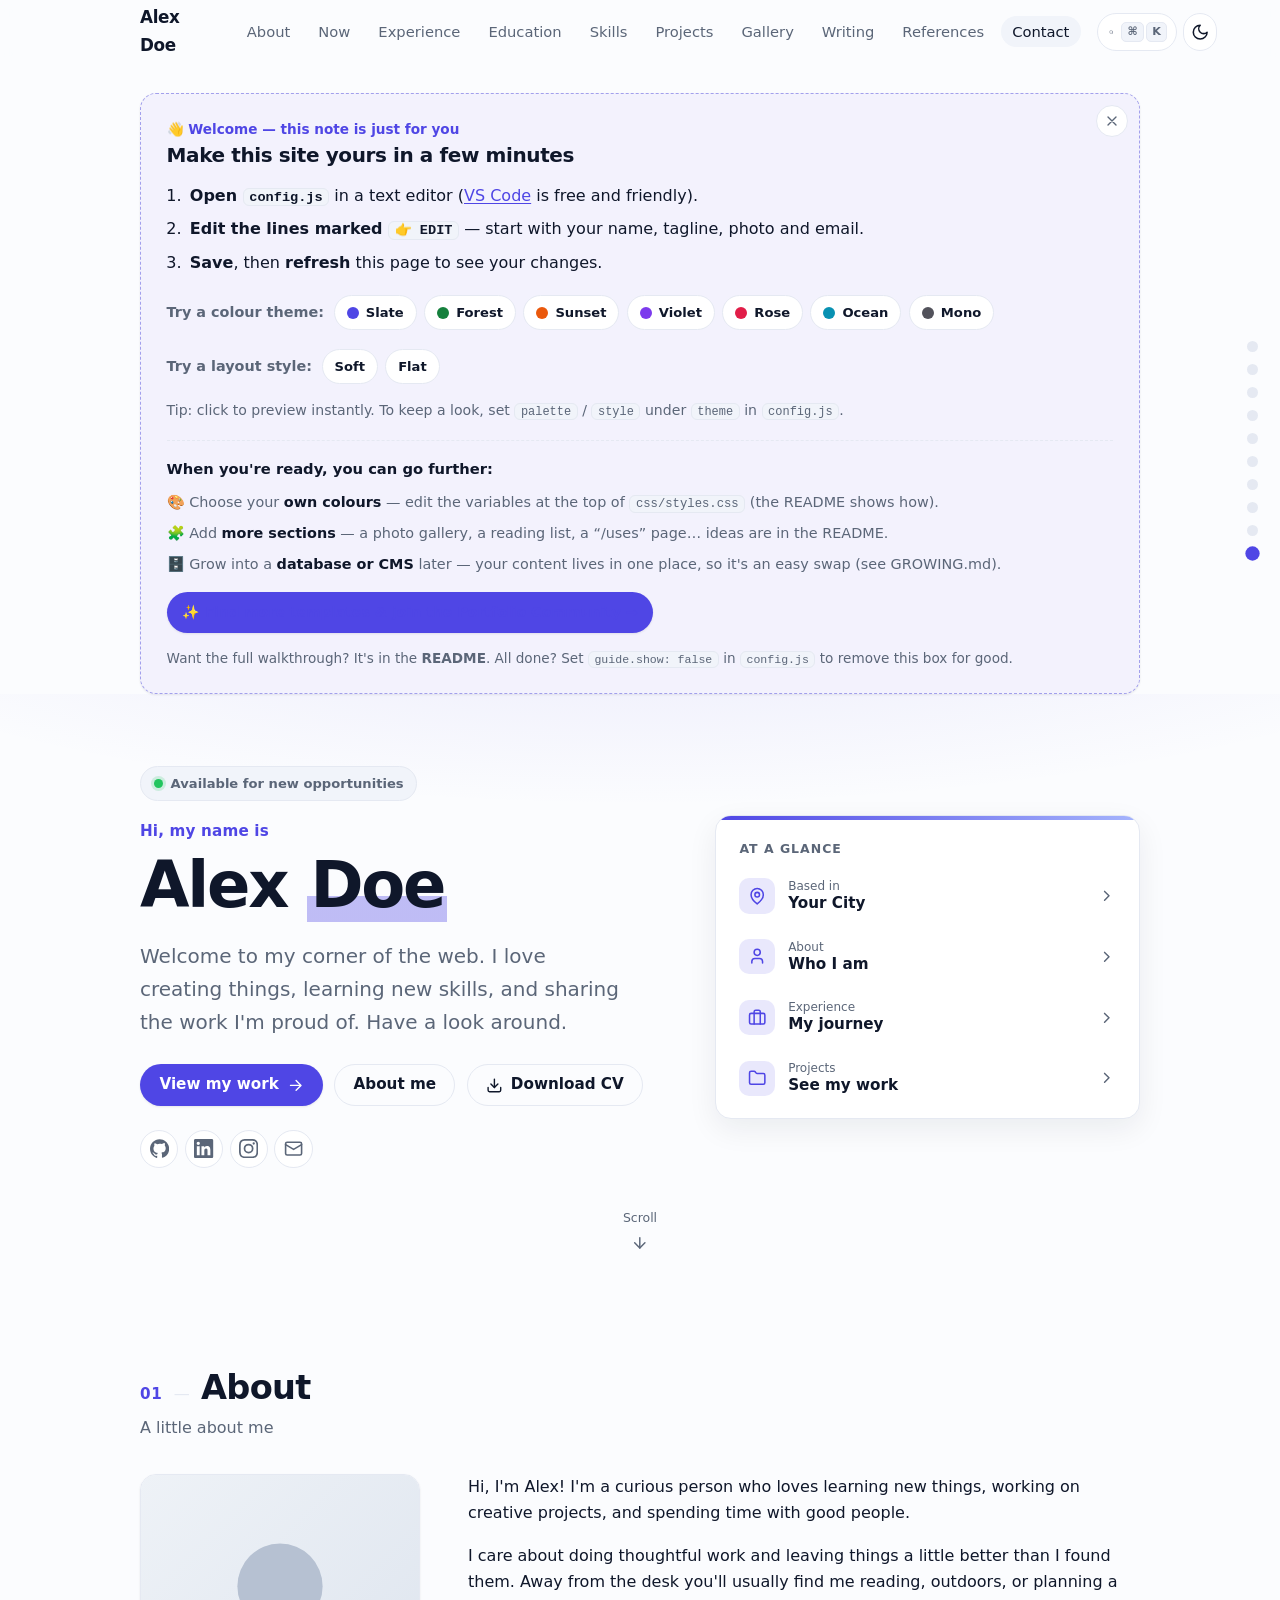
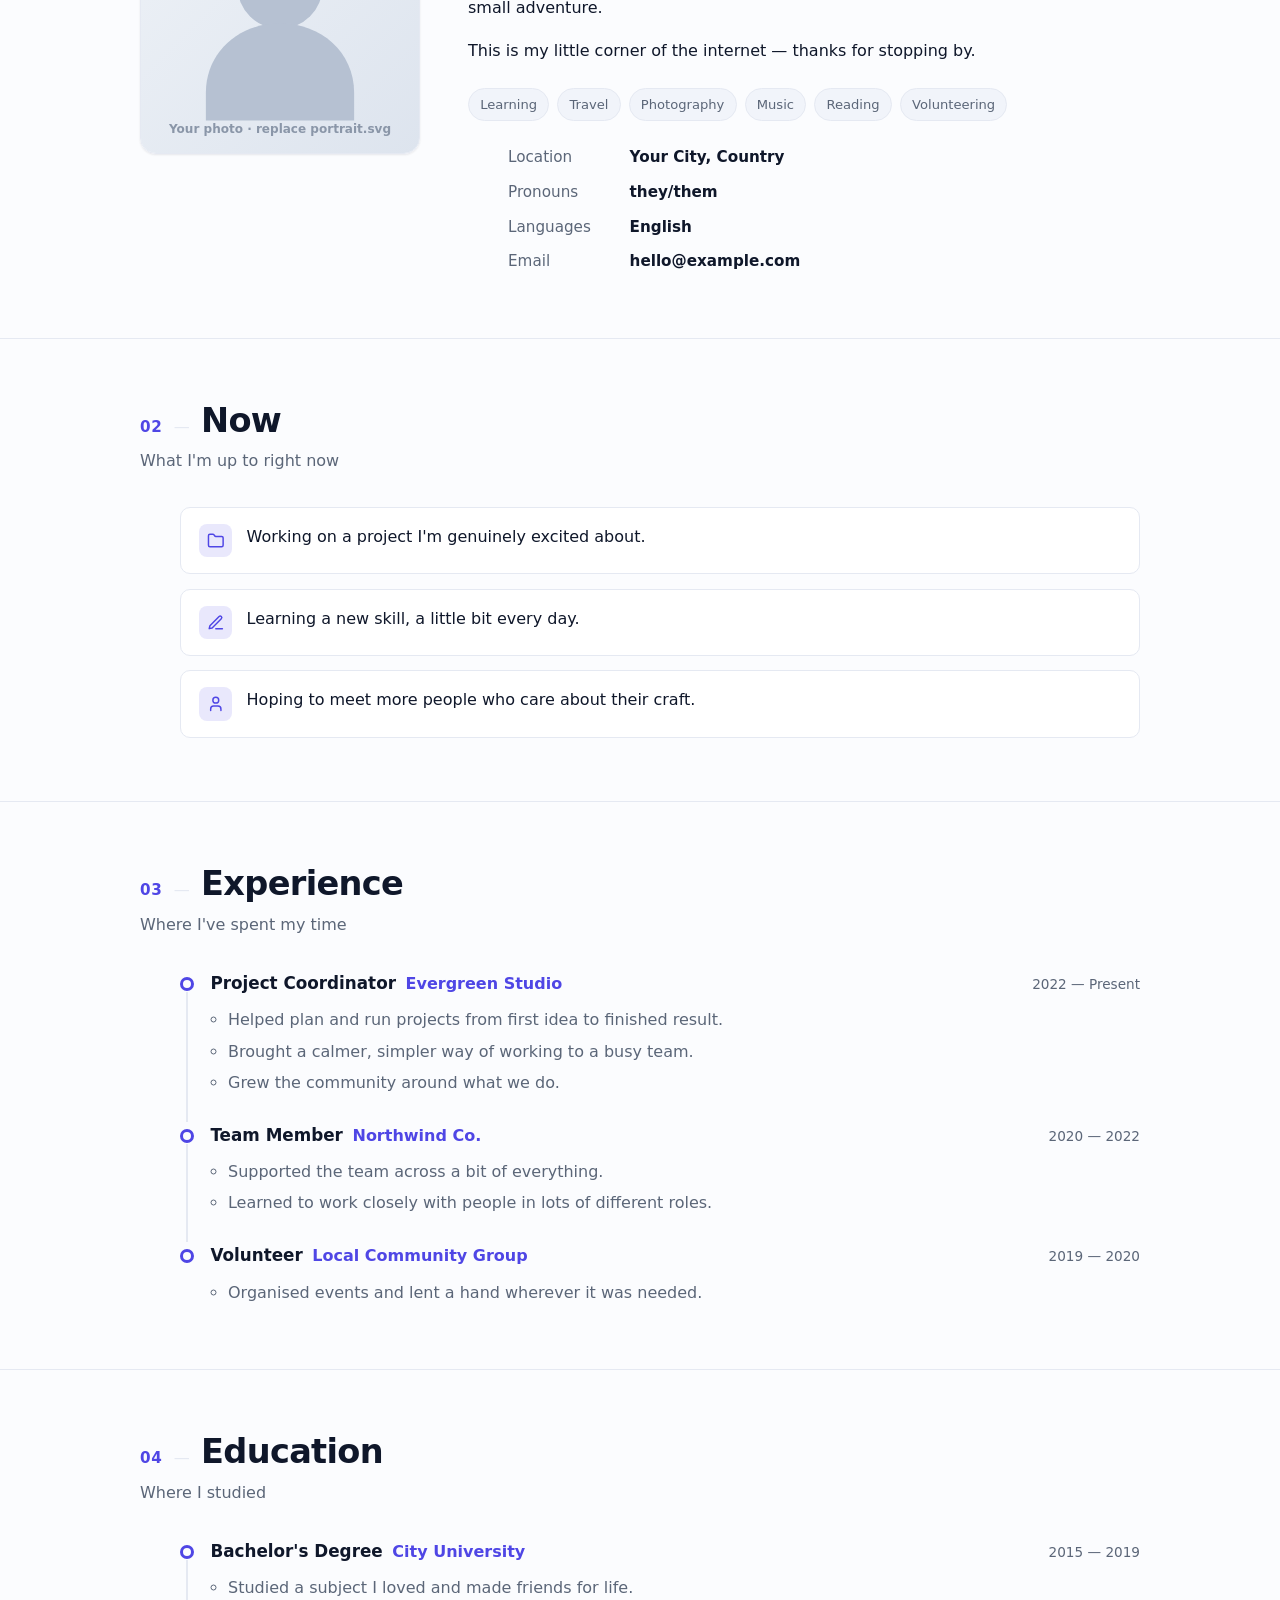
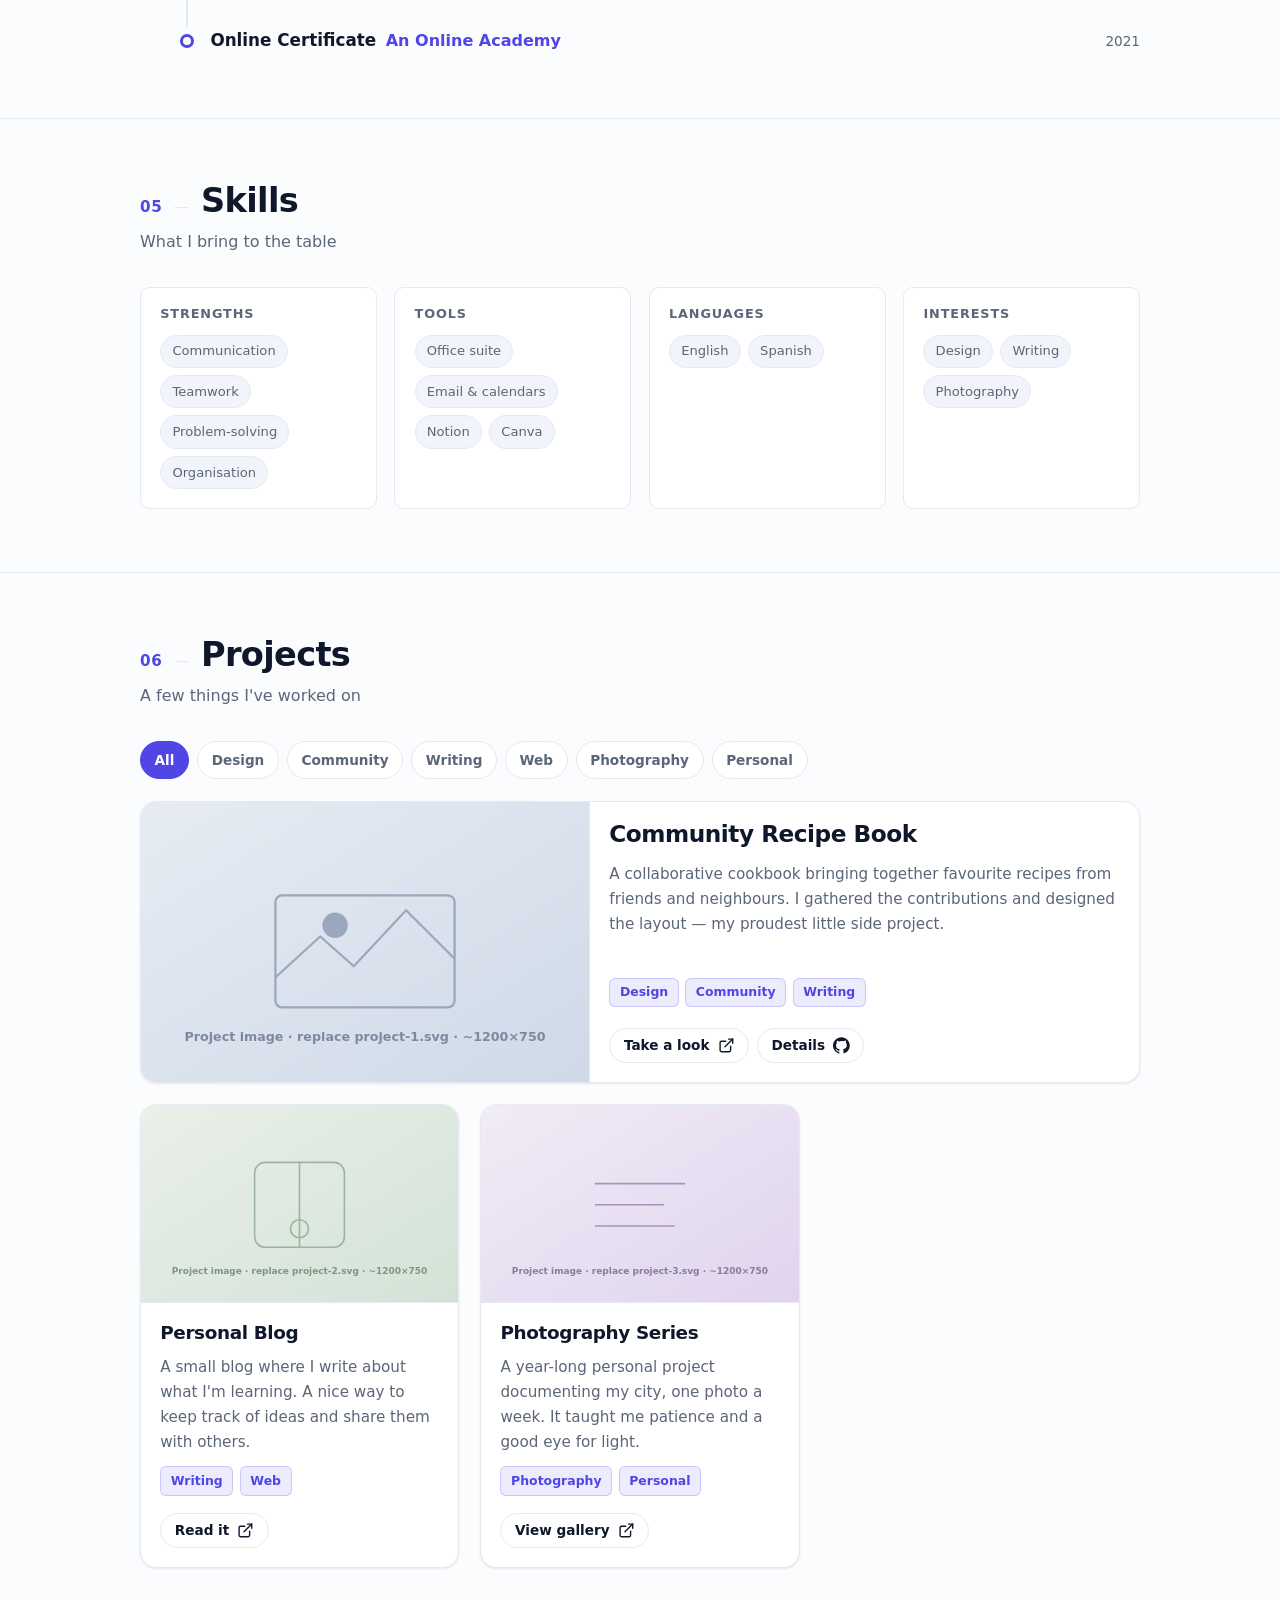
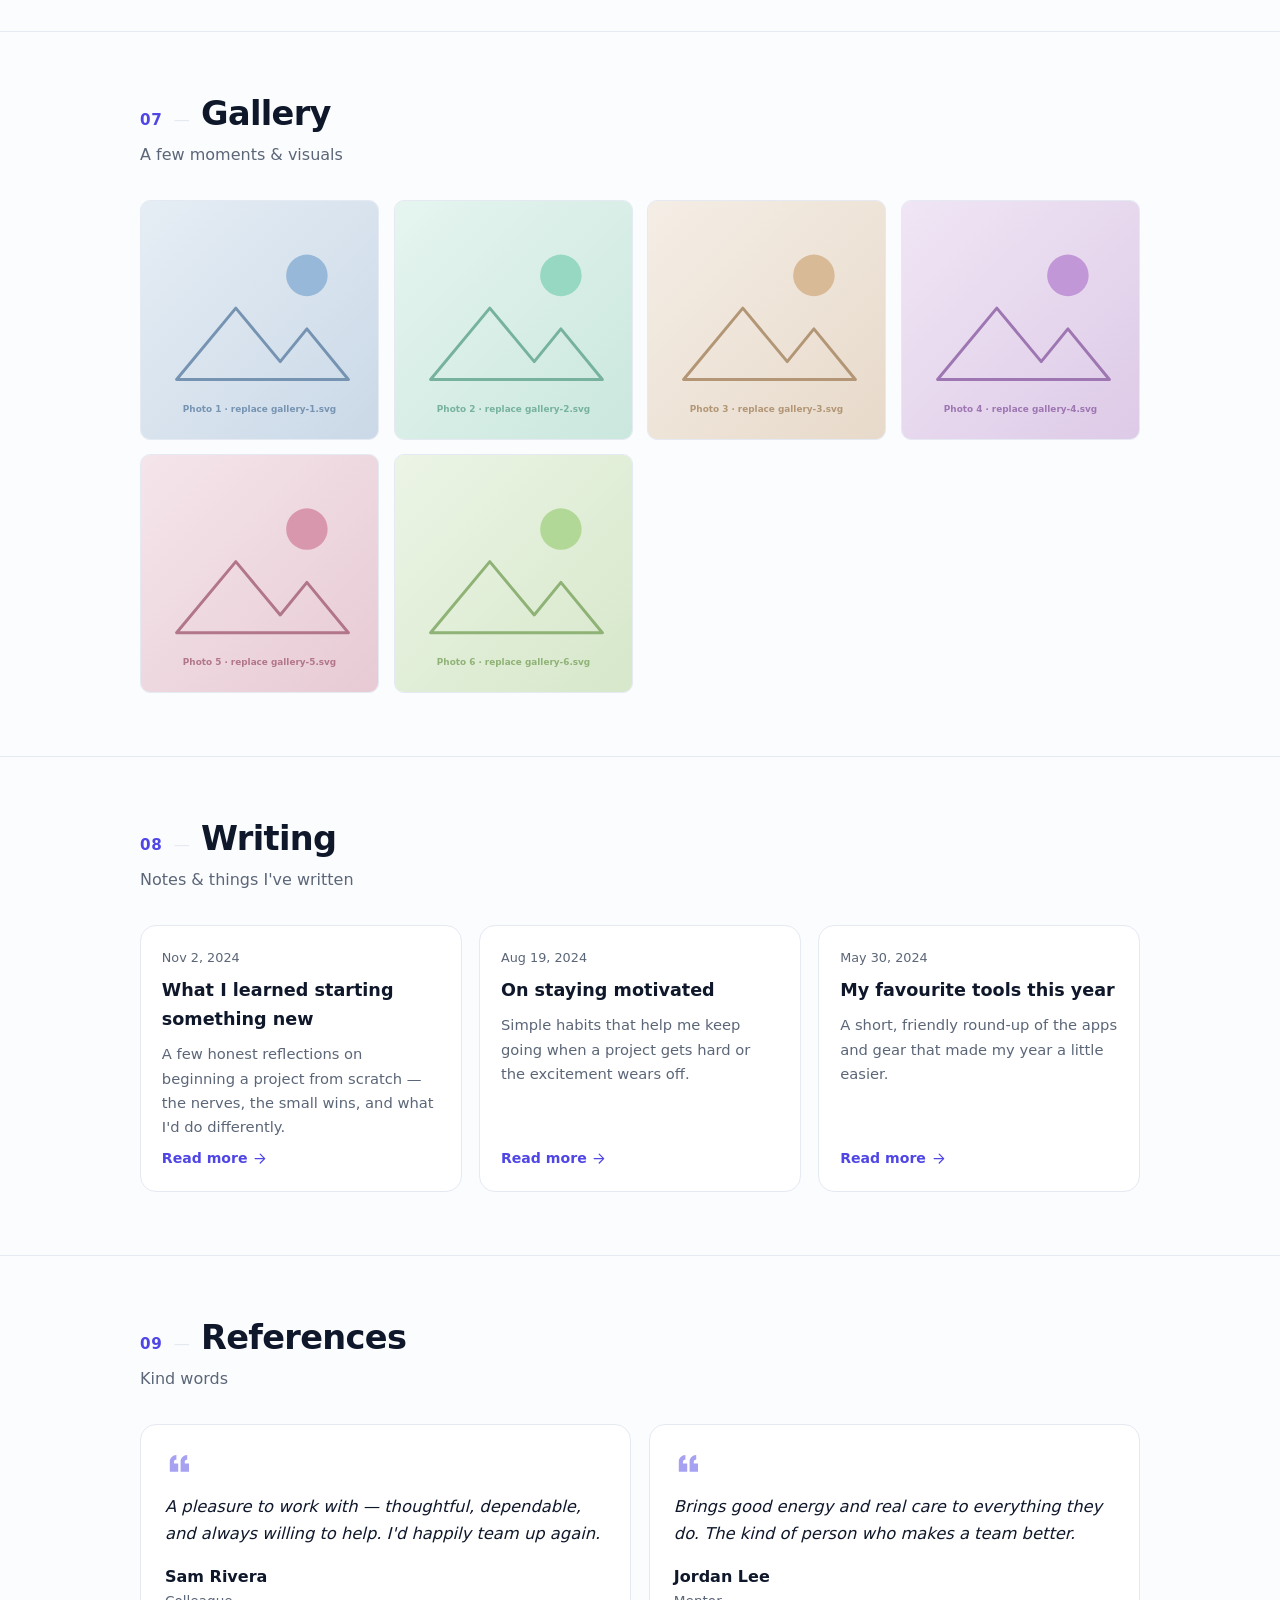
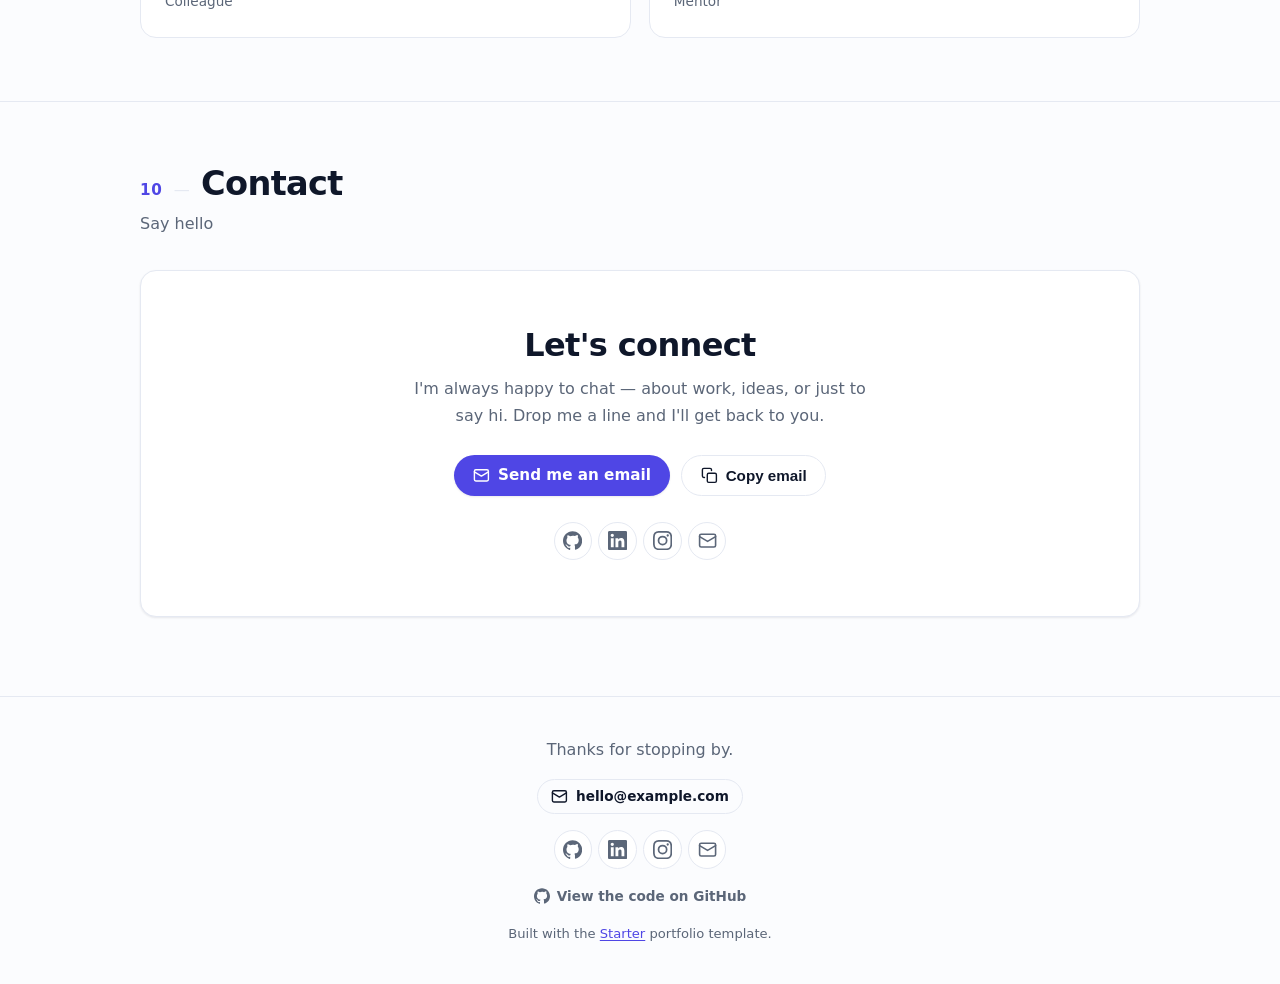
<file: index.html>
<!DOCTYPE html>
<!--
  ===========================================================================
  You normally DON'T need to edit this file.  All of your content lives in
  config.js — edit that instead.  The page below builds itself from it.

  The only things here you might touch are the SEO/sharing tags in <head>,
  and only if you want perfect previews when sharing your link. The README
  "swap favicon + OG image" recipe walks you through it. Most people can
  ignore this file completely.
  ===========================================================================
-->
<html lang="en" data-palette="slate" data-style="soft">
<head>
  <meta charset="UTF-8" />
  <meta name="viewport" content="width=device-width, initial-scale=1.0" />

  <!-- ===== Security & rendering hints ====================================
       These are the only security headers a header-less static host (like
       GitHub Pages) can set — via <meta>. The Content-Security-Policy is a
       defence-in-depth baseline: it blocks plugins/object embeds and <base>
       hijacking, and upgrades any http:// request to https://. It still
       allows self-hosted files, inline scripts/styles this template needs,
       and any HTTPS resource (Google Fonts, embedded maps/videos, a
       Formspree form), so it won't break anything that works over HTTPS.
       The referrer policy trims what you leak to sites you link out to, and
       color-scheme makes native controls (scrollbars, inputs) match dark mode. -->
  <meta http-equiv="Content-Security-Policy" content="default-src 'self'; base-uri 'self'; object-src 'none'; img-src 'self' data: https:; media-src 'self' https:; font-src 'self' https:; style-src 'self' 'unsafe-inline' https:; script-src 'self' 'unsafe-inline' https:; connect-src 'self' https:; frame-src 'self' https:; form-action 'self' https:; upgrade-insecure-requests" />
  <meta name="referrer" content="strict-origin-when-cross-origin" />
  <meta name="color-scheme" content="light dark" />

  <!-- ===== SEO: shown in the browser tab and in Google ===================
       These also get refreshed from config.js when the page loads, so for
       normal use you can edit config.js. Keep these matching for the best
       previews on social media (those scanners don't run JavaScript). -->
  <title>Alex Doe — Personal Portfolio</title>
  <meta name="description" content="Welcome to my personal portfolio — my projects, my story, and how to get in touch." />
  <link rel="canonical" href="https://your-username.github.io/your-repo/" />

  <!-- ===== Sharing: Open Graph (Facebook, LinkedIn, etc.) ================ -->
  <meta property="og:type" content="website" />
  <meta property="og:title" content="Alex Doe — Personal Portfolio" />
  <meta property="og:description" content="Welcome to my personal portfolio — my projects, my story, and how to get in touch." />
  <meta property="og:url" content="https://your-username.github.io/your-repo/" />
  <meta property="og:image" content="assets/img/og-image.svg" />

  <!-- ===== Sharing: Twitter / X card ===================================== -->
  <meta name="twitter:card" content="summary_large_image" />
  <meta name="twitter:title" content="Alex Doe — Personal Portfolio" />
  <meta name="twitter:description" content="Welcome to my personal portfolio — my projects, my story, and how to get in touch." />
  <meta name="twitter:image" content="assets/img/og-image.svg" />

  <!-- ===== Icons & theme colour ========================================= -->
  <link rel="icon" href="assets/img/favicon.svg" type="image/svg+xml" />
  <link rel="apple-touch-icon" href="assets/img/icon-192.svg" />
  <link rel="manifest" href="site.webmanifest" />
  <meta name="theme-color" content="#0f172a" />

  <!-- ===== Search engines: tell them who this page is about ============== -->
  <script type="application/ld+json">
  {
    "@context": "https://schema.org",
    "@type": "Person",
    "name": "Alex Doe",
    "url": "https://your-username.github.io/your-repo/",
    "sameAs": [
      "https://github.com/your-username",
      "https://linkedin.com/in/your-name"
    ]
  }
  </script>

  <!-- ===== Anti-flash: set the look BEFORE the page paints ==============
       Tiny inline script so a returning visitor never sees a flash of the
       wrong theme/colour. It reads their saved choices (or device setting)
       and applies them before the first paint. Values are whitelisted so a
       stray localStorage value can't inject an arbitrary attribute. -->
  <script>
    (function () {
      var el = document.documentElement;
      try {
        var saved = localStorage.getItem("theme");          // "light" | "dark" | null
        var prefersDark = window.matchMedia && window.matchMedia("(prefers-color-scheme: dark)").matches;
        el.setAttribute("data-theme", saved || (prefersDark ? "dark" : "light"));
        var p = localStorage.getItem("palette");            // accent colour
        if (["slate","forest","sunset","violet","rose","ocean","mono"].indexOf(p) > -1) el.setAttribute("data-palette", p);
        var s = localStorage.getItem("style");              // layout style
        if (["soft","flat"].indexOf(s) > -1) el.setAttribute("data-style", s);
      } catch (e) { /* private mode / storage off — the defaults are fine */ }
    })();
  </script>

  <link rel="stylesheet" href="css/styles.css" />
</head>

<body>
  <!-- Skip link: lets keyboard users jump straight to the content -->
  <a class="skip-link" href="#content">Skip to content</a>

  <!-- Reading-progress bar: a thin line at the top that fills as you scroll -->
  <div class="scroll-progress" id="scroll-progress" aria-hidden="true"></div>

  <!-- The navbar is built by main.js from config.js -->
  <header id="navbar" class="navbar" aria-label="Primary"></header>

  <!-- OPTIONAL dot-rail (off by default; turn on in config → nav.showDotRail) -->
  <nav id="dot-rail" class="dot-rail" aria-label="Section navigation" hidden></nav>

  <!-- Everything (hero + sections) is rendered here by main.js -->
  <main id="content"></main>

  <!-- The footer is built by main.js -->
  <footer id="site-footer" class="footer"></footer>

  <!-- "Back to top" button (appears after you scroll) -->
  <button id="back-to-top" class="back-to-top" type="button" aria-label="Back to top" hidden></button>

  <!-- 1) your content, then 2) the code that renders it. Keep this order. -->
  <script src="config.js"></script>
  <script src="js/main.js"></script>
</body>
</html>
</file>
<file: css/styles.css>
/* =====================================================================
   STYLES  —  the look of your site.
   =====================================================================
   You usually DON'T need to touch this file. Colours and the font come
   from the variables at the very top — change those to re-theme the
   whole site. Everything below them is the layout, which already works.

   Table of contents:
     1. THEME VARIABLES   ← change colours here (or pick a palette in config.js)
     2. PALETTES          ← the 7 ready-made accent colours
     3b. LAYOUT STYLE     ← "soft" / "flat" — switch the whole look
     3. DARK MODE         ← colours used when dark mode is on
     4. BASE & RESET
     5. LAYOUT HELPERS
     6. SKIP LINK & FOCUS
     7. NAVBAR
     8. BUTTONS, PILLS, CHIPS
     9. HERO + AT-A-GLANCE CARD
    10. SECTIONS & NUMBERED DIVIDERS
    11. ABOUT
    12. NOW
    13. TIMELINE (experience / education)
    14. SKILLS
    15. PROJECTS
    16. WRITING
    17. TESTIMONIALS
    18. CONTACT
    19. FOOTER
    20. BACK-TO-TOP & DOT-RAIL
    21. SCROLL-REVEAL ANIMATION
    22. RESPONSIVE (phones & tablets)
    23. PRINT / RESUME STYLES
   ===================================================================== */


/* =====================================================================
   1. THEME VARIABLES  —  the knobs for your whole site
   ===================================================================== */
:root {
  /* Colours (light mode). Dark-mode versions are in section 3. */
  --bg:        #fbfcfe;   /* page background (a hair off-white so white cards pop) */
  --bg-subtle: #f1f4fa;   /* slightly tinted background (cards behind cards) */
  --card:      #ffffff;   /* card background */
  --text:      #0f172a;   /* main text colour (ink) */
  --muted:     #5b6678;   /* secondary / quieter text */
  --border:    #e5e9f2;   /* hairlines & card borders */

  /* Shape & spacing */
  --radius:      16px;     /* corner roundness for cards & buttons */
  --radius-sm:   10px;
  --max-width:   1080px;   /* how wide the content gets on big screens */
  --gutter:      clamp(1.25rem, 5vw, 2.5rem);  /* side padding */

  /* Typography. To use a Google Font, see the README "change the font". */
  --font: ui-sans-serif, system-ui, -apple-system, "Segoe UI", Roboto,
          Helvetica, Arial, "Apple Color Emoji", "Segoe UI Emoji", sans-serif;

  /* Shadows */
  --shadow-sm: 0 1px 2px rgba(15, 23, 42, 0.05), 0 1px 3px rgba(15, 23, 42, 0.04);
  --shadow-md: 0 10px 30px rgba(15, 23, 42, 0.07);
  --shadow-lg: 0 24px 60px rgba(15, 23, 42, 0.12);

  /* Animation timing */
  --ease: cubic-bezier(0.22, 1, 0.36, 1);

  /* These get set by the palette below — don't edit here. */
  --accent:   #4f46e5;
  --accent-2: #818cf8;
  --link:      var(--accent);
  --highlight: var(--accent);
  --on-accent: #ffffff;   /* text colour that sits on top of the accent */
}

/* =====================================================================
   2. PALETTES  —  the 7 ready-made accent colours (choose one in config.js)
   ---------------------------------------------------------------------
   --accent   = the strong brand colour (buttons, light-mode links)
   --accent-2 = a lighter version (used for links/highlights in dark mode)
   ===================================================================== */
:root[data-palette="slate"]  { --accent: #4f46e5; --accent-2: #a5b4fc; }  /* indigo    */
:root[data-palette="forest"] { --accent: #15803d; --accent-2: #4ade80; }  /* green     */
:root[data-palette="sunset"] { --accent: #ea580c; --accent-2: #fb923c; }  /* orange    */
:root[data-palette="violet"] { --accent: #7c3aed; --accent-2: #c4b5fd; }  /* purple    */
:root[data-palette="rose"]   { --accent: #e11d48; --accent-2: #fb7185; }  /* rose/pink */
:root[data-palette="ocean"]  { --accent: #0891b2; --accent-2: #22d3ee; }  /* cyan/teal */
:root[data-palette="mono"]   { --accent: #52525b; --accent-2: #a1a1aa; }  /* neutral   */

/* In light mode, links/highlights use the strong accent. */
:root { --link: var(--accent); --highlight: var(--accent); }

/* =====================================================================
   3. DARK MODE  —  colours when the moon toggle is on
   ===================================================================== */
:root[data-theme="dark"] {
  --bg:        #0b1120;
  --bg-subtle: #0f172a;
  --card:      #131c31;
  --text:      #e6edf6;
  --muted:     #94a3b8;
  --border:    #25304a;

  --shadow-sm: 0 1px 2px rgba(0, 0, 0, 0.3);
  --shadow-md: 0 8px 24px rgba(0, 0, 0, 0.35);
  --shadow-lg: 0 20px 50px rgba(0, 0, 0, 0.45);

  /* In dark mode, links/highlights use the lighter accent for readability. */
  --link: var(--accent-2);
  --highlight: var(--accent-2);
}

/* =====================================================================
   3b. LAYOUT STYLE  —  switch the whole "look" (a different view)
   ---------------------------------------------------------------------
   The palette above changes the colour; this changes the SHAPE & feel.
   Pick one in config.js  →  theme.style  ("soft" | "flat"), or try them
   live from the ⌘K command palette / the "Start here" box.

     soft  · the default — rounded corners and gentle shadows
     flat  · an editorial look — squared corners, hairline borders,
             no shadows, and a plain (glow-free) hero

   This block sits AFTER dark mode on purpose, so a flat site stays flat
   in both light and dark. Add your own variant by copying the pattern. */
:root[data-style="flat"] {
  --radius:    8px;
  --radius-sm: 6px;
  --shadow-sm: none;
  --shadow-md: none;
  --shadow-lg: none;
}
:root[data-style="flat"] .btn,
:root[data-style="flat"] .pill,
:root[data-style="flat"] .chip,
:root[data-style="flat"] .social-link,
:root[data-style="flat"] .cmdk-open,
:root[data-style="flat"] .guide__swatch,
:root[data-style="flat"] .guide__community { border-radius: 8px; }
:root[data-style="flat"] .hero { background: none; }          /* editorial: drop the glow */
:root[data-style="flat"] .glance::before { display: none; }   /* and the accent bar on the card */
/* Give cards a crisper edge now that the shadows are gone. */
:root[data-style="flat"] .glance { border-color: color-mix(in srgb, var(--accent) 30%, var(--border)); }

/* =====================================================================
   4. BASE & RESET
   ===================================================================== */
*, *::before, *::after { box-sizing: border-box; }
* { margin: 0; }

html { scroll-behavior: smooth; -webkit-text-size-adjust: 100%; }
@media (prefers-reduced-motion: reduce) { html { scroll-behavior: auto; } }

body {
  font-family: var(--font);
  background: var(--bg);
  color: var(--text);
  line-height: 1.65;
  font-size: 1rem;
  -webkit-font-smoothing: antialiased;
  text-rendering: optimizeLegibility;
  /* offset for the sticky navbar when jumping to sections */
  scroll-padding-top: 5rem;
}
:root { scroll-padding-top: 5rem; }

img, svg { display: block; max-width: 100%; height: auto; }
a { color: var(--link); text-decoration-thickness: 1px; text-underline-offset: 2px; }
a:hover { text-decoration: none; }

h1, h2, h3, h4 { line-height: 1.15; font-weight: 700; letter-spacing: -0.02em; }
h2 { font-size: clamp(1.5rem, 1rem + 2vw, 2.1rem); }
h3 { font-size: 1.2rem; }
p { color: var(--text); }
small { font-size: 0.85rem; }

/* =====================================================================
   5. LAYOUT HELPERS
   ===================================================================== */
.container {
  width: 100%;
  max-width: var(--max-width);
  margin-inline: auto;
  padding-inline: var(--gutter);
}
.visually-hidden {
  position: absolute; width: 1px; height: 1px; padding: 0; margin: -1px;
  overflow: hidden; clip: rect(0 0 0 0); white-space: nowrap; border: 0;
}

/* =====================================================================
   6. SKIP LINK & FOCUS  (accessibility)
   ===================================================================== */
.skip-link {
  position: fixed; top: 0; left: 0; z-index: 1000;
  transform: translateY(-120%);
  background: var(--accent); color: var(--on-accent);
  padding: 0.6rem 1rem; border-radius: 0 0 var(--radius-sm) 0;
  font-weight: 600; transition: transform 0.15s var(--ease);
}
.skip-link:focus { transform: translateY(0); }

/* A clear, visible focus ring for keyboard users on everything clickable */
a:focus-visible, button:focus-visible, input:focus-visible,
textarea:focus-visible, [tabindex]:focus-visible {
  outline: 3px solid var(--accent);
  outline-offset: 2px;
  border-radius: 6px;
}

/* =====================================================================
   7. NAVBAR
   ===================================================================== */
.navbar {
  position: sticky; top: 0; z-index: 100;
  background: color-mix(in srgb, var(--bg) 85%, transparent);
  backdrop-filter: saturate(180%) blur(10px);
  border-bottom: 1px solid transparent;
  transition: border-color 0.2s var(--ease), background 0.2s var(--ease);
}
.navbar.is-stuck { border-bottom-color: var(--border); }
.navbar__inner {
  display: flex; align-items: center; justify-content: space-between;
  gap: 1rem; height: 4rem;
  width: 100%; max-width: var(--max-width);
  margin-inline: auto; padding-inline: var(--gutter);
}
.navbar__brand {
  font-weight: 800; font-size: 1.05rem; letter-spacing: -0.02em;
  color: var(--text); text-decoration: none;
}
.navbar__links { display: flex; align-items: center; gap: 0.35rem; list-style: none; }
.navbar__link {
  color: var(--muted); text-decoration: none; font-size: 0.92rem; font-weight: 500;
  padding: 0.45rem 0.7rem; border-radius: 999px; transition: color 0.15s, background 0.15s;
}
.navbar__link:hover { color: var(--text); background: var(--bg-subtle); }
.navbar__link.is-active { color: var(--text); background: var(--bg-subtle); }
.navbar__actions { display: flex; align-items: center; gap: 0.4rem; }

.icon-btn {
  display: inline-flex; align-items: center; justify-content: center;
  width: 2.4rem; height: 2.4rem; border-radius: 999px;
  border: 1px solid var(--border); background: var(--card); color: var(--text);
  cursor: pointer; transition: background 0.15s, border-color 0.15s, transform 0.1s;
}
.icon-btn:hover { background: var(--bg-subtle); }
.icon-btn:active { transform: scale(0.94); }
.icon-btn svg { width: 1.15rem; height: 1.15rem; }

.nav-toggle { display: none; }   /* hamburger — shown on mobile only */

/* =====================================================================
   8. BUTTONS, PILLS, CHIPS
   ===================================================================== */
.btn {
  display: inline-flex; align-items: center; gap: 0.5rem;
  padding: 0.7rem 1.15rem; border-radius: 999px;
  font-weight: 600; font-size: 0.95rem; line-height: 1;
  text-decoration: none; cursor: pointer; border: 1px solid transparent;
  transition: transform 0.1s var(--ease), background 0.15s, box-shadow 0.15s, border-color 0.15s;
}
.btn:active { transform: translateY(1px); }
.btn svg { width: 1.05rem; height: 1.05rem; }

.btn--primary { background: var(--accent); color: var(--on-accent); box-shadow: var(--shadow-sm); }
.btn--primary:hover { box-shadow: var(--shadow-md); filter: brightness(1.05); }

.btn--ghost { background: transparent; color: var(--text); border-color: var(--border); }
.btn--ghost:hover { background: var(--bg-subtle); }

.btn--small { padding: 0.5rem 0.85rem; font-size: 0.85rem; }

.pill {
  display: inline-flex; align-items: center; gap: 0.5rem;
  padding: 0.35rem 0.8rem; border-radius: 999px;
  background: var(--bg-subtle); border: 1px solid var(--border);
  font-size: 0.82rem; font-weight: 600; color: var(--muted);
}
.pill__dot { width: 0.55rem; height: 0.55rem; border-radius: 999px; background: #94a3b8; }
.pill__dot--open { background: #22c55e; box-shadow: 0 0 0 3px rgba(34, 197, 94, 0.18); }

.chip {
  display: inline-block; padding: 0.3rem 0.7rem; border-radius: 999px;
  background: var(--bg-subtle); border: 1px solid var(--border);
  font-size: 0.82rem; color: var(--muted); font-weight: 500;
}
.tag {
  display: inline-block; padding: 0.22rem 0.6rem; border-radius: 6px;
  background: color-mix(in srgb, var(--accent) 10%, transparent);
  color: var(--link); border: 1px solid color-mix(in srgb, var(--accent) 22%, transparent);
  font-size: 0.78rem; font-weight: 600;
}

/* =====================================================================
   9. HERO + AT-A-GLANCE CARD
   ===================================================================== */
.hero {
  position: relative;
  padding-block: clamp(2.5rem, 8vh, 5.5rem) clamp(2rem, 6vh, 4rem);
  /* a soft, calm accent glow at the top — gentle in light mode, richer in dark */
  background:
    radial-gradient(120% 70% at 50% -25%, color-mix(in srgb, var(--accent) 12%, transparent), transparent 62%);
}
:root[data-theme="dark"] .hero {
  background:
    radial-gradient(120% 70% at 50% -25%, color-mix(in srgb, var(--accent) 22%, transparent), transparent 60%);
}
.hero > .container { position: relative; z-index: 1; }
.hero__grid {
  display: grid; gap: clamp(2rem, 5vw, 3.5rem);
  grid-template-columns: 1.1fr 0.9fr; align-items: center;
}
.hero__eyebrow {
  color: var(--link); font-weight: 700; font-size: 0.95rem;
  letter-spacing: 0.01em; margin-top: 1.1rem;
}
.hero__name {
  font-size: clamp(2.4rem, 1rem + 6vw, 4rem);
  font-weight: 800; letter-spacing: -0.035em; margin-top: 0.3rem;
}
.hero__name .hl {
  background: linear-gradient(transparent 65%, color-mix(in srgb, var(--highlight) 35%, transparent) 0);
  padding-inline: 0.05em;
}
.hero__tagline {
  color: var(--muted); font-size: clamp(1.05rem, 1rem + 0.4vw, 1.25rem);
  max-width: 38ch; margin-top: 1.1rem;
}
.hero__cta { display: flex; flex-wrap: wrap; gap: 0.7rem; margin-top: 1.6rem; }
.hero__social { display: flex; gap: 0.4rem; margin-top: 1.5rem; }

.social-link {
  display: inline-flex; align-items: center; justify-content: center;
  width: 2.4rem; height: 2.4rem; border-radius: 999px; color: var(--muted);
  border: 1px solid var(--border); background: var(--card);
  transition: color 0.15s, transform 0.12s, border-color 0.15s;
}
.social-link:hover { color: var(--text); transform: translateY(-2px); border-color: var(--muted); }
.social-link svg { width: 1.2rem; height: 1.2rem; }

/* The signature "At a glance" card */
.glance {
  background: var(--card); border: 1px solid var(--border);
  border-radius: var(--radius); box-shadow: var(--shadow-md);
  padding: 0.6rem; position: relative; overflow: hidden;
}
.glance::before {
  content: ""; position: absolute; inset: 0 0 auto 0; height: 4px;
  background: linear-gradient(90deg, var(--accent), var(--accent-2));
}
.glance__title {
  font-size: 0.78rem; text-transform: uppercase; letter-spacing: 0.08em;
  color: var(--muted); font-weight: 700; padding: 0.85rem 0.85rem 0.35rem;
}
.glance__row {
  display: flex; align-items: center; gap: 0.85rem;
  padding: 0.8rem 0.85rem; border-radius: var(--radius-sm);
  text-decoration: none; color: var(--text); transition: background 0.15s;
}
.glance__row:hover { background: var(--bg-subtle); }
.glance__icon {
  display: inline-flex; align-items: center; justify-content: center;
  width: 2.2rem; height: 2.2rem; border-radius: 10px; flex: none;
  background: color-mix(in srgb, var(--accent) 12%, transparent); color: var(--link);
}
.glance__icon svg { width: 1.15rem; height: 1.15rem; }
.glance__text { display: flex; flex-direction: column; line-height: 1.25; }
.glance__label { font-size: 0.75rem; color: var(--muted); }
.glance__value { font-weight: 600; font-size: 0.95rem; }
.glance__chev { margin-left: auto; color: var(--muted); flex: none; }
.glance__chev svg { width: 1.1rem; height: 1.1rem; }

/* Scroll hint */
.scroll-hint {
  display: flex; flex-direction: column; align-items: center; gap: 0.35rem;
  color: var(--muted); font-size: 0.78rem; margin-top: 2.5rem;
}
.scroll-hint svg { width: 1.1rem; height: 1.1rem; animation: bob 1.8s var(--ease) infinite; }
@keyframes bob { 0%,100% { transform: translateY(0); } 50% { transform: translateY(5px); } }

/* =====================================================================
   10. SECTIONS & NUMBERED DIVIDERS
   ===================================================================== */
#content { counter-reset: section; }
.section { padding-block: clamp(2.5rem, 7vh, 4.5rem); scroll-margin-top: 5rem; }
.section + .section { border-top: 1px solid var(--border); }

.section__head { margin-bottom: 2rem; }
.section__divider {
  display: flex; align-items: baseline; gap: 0.7rem;
  counter-increment: section;
}
.section__divider::before {
  content: counter(section, decimal-leading-zero);
  font-variant-numeric: tabular-nums;
  font-weight: 800; color: var(--link); font-size: 0.95rem;
  letter-spacing: 0.05em;
}
.section__divider .em-dash { color: var(--border); }
.section__title { font-weight: 800; letter-spacing: -0.02em; }
.section__intro { color: var(--muted); margin-top: 0.5rem; max-width: 60ch; }

/* =====================================================================
   11. ABOUT
   ===================================================================== */
.about__grid { display: grid; grid-template-columns: 280px 1fr; gap: clamp(1.5rem, 4vw, 3rem); align-items: start; }
.about__photo {
  width: 100%; aspect-ratio: 1; object-fit: cover;
  border-radius: var(--radius); border: 1px solid var(--border); box-shadow: var(--shadow-sm);
}
.about__bio > p + p { margin-top: 1rem; }
.about__interests { display: flex; flex-wrap: wrap; gap: 0.5rem; margin-top: 1.5rem; }
.about__facts { list-style: none; margin-top: 1.5rem; display: grid; gap: 0.6rem; }
.about__facts li { display: flex; gap: 0.6rem; font-size: 0.95rem; }
.about__facts dt, .about__facts .fact-label { color: var(--muted); min-width: 7rem; font-weight: 500; }
.about__facts .fact-value { font-weight: 600; }

/* =====================================================================
   12. NOW
   ===================================================================== */
.now__list { list-style: none; display: grid; gap: 0.9rem; }
.now__item {
  display: flex; gap: 0.9rem; align-items: flex-start;
  padding: 1rem 1.1rem; background: var(--card);
  border: 1px solid var(--border); border-radius: var(--radius-sm);
}
.now__icon {
  display: inline-flex; flex: none; width: 2.1rem; height: 2.1rem; border-radius: 8px;
  align-items: center; justify-content: center;
  background: color-mix(in srgb, var(--accent) 12%, transparent); color: var(--link);
}
.now__icon svg { width: 1.1rem; height: 1.1rem; }

/* =====================================================================
   13. TIMELINE  (experience / education)
   ===================================================================== */
.timeline { position: relative; list-style: none; display: grid; gap: 1.6rem; }
.timeline__item { position: relative; padding-left: 1.9rem; }
.timeline__item::before {   /* the vertical line */
  content: ""; position: absolute; left: 6px; top: 1.4rem; bottom: -1.6rem;
  width: 2px; background: var(--border);
}
.timeline__item:last-child::before { display: none; }
.timeline__item::after {    /* the dot */
  content: ""; position: absolute; left: 0; top: 0.45rem;
  width: 14px; height: 14px; border-radius: 999px;
  background: var(--bg); border: 3px solid var(--accent);
}
.timeline__head { display: flex; flex-wrap: wrap; align-items: baseline; gap: 0.2rem 0.6rem; }
.timeline__title { font-weight: 700; font-size: 1.05rem; }
.timeline__org { color: var(--link); font-weight: 600; }
.timeline__dates { color: var(--muted); font-size: 0.85rem; margin-left: auto; font-variant-numeric: tabular-nums; }
.timeline__bullets { margin: 0.6rem 0 0; padding-left: 1.1rem; color: var(--muted); display: grid; gap: 0.3rem; }
.timeline__logo { width: 1.5rem; height: 1.5rem; border-radius: 5px; object-fit: contain; }

/* =====================================================================
   14. SKILLS
   ===================================================================== */
.skills__grid { display: grid; grid-template-columns: repeat(auto-fit, minmax(220px, 1fr)); gap: 1.1rem; }
.skills__group {
  padding: 1.2rem; background: var(--card);
  border: 1px solid var(--border); border-radius: var(--radius-sm);
}
.skills__group h3 { font-size: 0.8rem; text-transform: uppercase; letter-spacing: 0.07em; color: var(--muted); margin-bottom: 0.8rem; }
.skills__tags { display: flex; flex-wrap: wrap; gap: 0.45rem; }

/* =====================================================================
   15. PROJECTS  (the star)
   ===================================================================== */
.projects__grid { display: grid; grid-template-columns: repeat(auto-fill, minmax(290px, 1fr)); gap: 1.3rem; }
.project {
  display: flex; flex-direction: column; overflow: hidden;
  background: var(--card); border: 1px solid var(--border);
  border-radius: var(--radius); box-shadow: var(--shadow-sm);
  transition: transform 0.18s var(--ease), box-shadow 0.18s var(--ease), border-color 0.18s;
}
.project:hover { transform: translateY(-4px); box-shadow: var(--shadow-lg); border-color: color-mix(in srgb, var(--accent) 30%, var(--border)); }
.project__media { aspect-ratio: 16 / 10; overflow: hidden; background: var(--bg-subtle); border-bottom: 1px solid var(--border); }
.project__media img { width: 100%; height: 100%; object-fit: cover; transition: transform 0.3s var(--ease); }
.project:hover .project__media img { transform: scale(1.04); }
.project__body { padding: 1.2rem; display: flex; flex-direction: column; gap: 0.7rem; flex: 1; }
.project__title { font-size: 1.15rem; font-weight: 700; }
.project__desc { color: var(--muted); font-size: 0.95rem; }
.project__tags { display: flex; flex-wrap: wrap; gap: 0.4rem; margin-top: auto; }
.project__links { display: flex; flex-wrap: wrap; gap: 0.5rem; padding-top: 0.4rem; }

/* Featured project spans the full width and goes side-by-side on desktop */
.project--featured { grid-column: 1 / -1; }
@media (min-width: 760px) {
  .project--featured { flex-direction: row; }
  .project--featured .project__media { aspect-ratio: auto; flex: 1 1 45%; border-bottom: none; border-right: 1px solid var(--border); }
  .project--featured .project__body { flex: 1 1 55%; justify-content: center; gap: 0.9rem; }
  .project--featured .project__title { font-size: 1.45rem; }
}

/* =====================================================================
   15b. STATS  ("by the numbers")
   ===================================================================== */
.stats__grid { display: grid; grid-template-columns: repeat(auto-fit, minmax(150px, 1fr)); gap: 1.1rem; }
.stat {
  text-align: center; padding: 1.4rem 1rem;
  background: var(--card); border: 1px solid var(--border); border-radius: var(--radius); box-shadow: var(--shadow-sm);
}
.stat__value {
  font-size: clamp(2rem, 1rem + 3vw, 2.8rem); font-weight: 800; letter-spacing: -0.03em;
  color: var(--link); font-variant-numeric: tabular-nums; line-height: 1;
}
.stat__label { margin-top: 0.5rem; color: var(--muted); font-size: 0.9rem; }

/* Custom "embed" sections (a map / video / tool you paste into config) */
.embed { display: grid; gap: 1rem; }
.embed iframe { width: 100%; border: 0; border-radius: var(--radius-sm); min-height: 320px; }

/* =====================================================================
   15c. GALLERY + LIGHTBOX
   ===================================================================== */
.gallery__grid { display: grid; grid-template-columns: repeat(auto-fill, minmax(200px, 1fr)); gap: 0.9rem; }
.gallery__item {
  position: relative; display: block; padding: 0; aspect-ratio: 1; cursor: pointer;
  border: 1px solid var(--border); border-radius: var(--radius-sm); overflow: hidden;
  background: var(--bg-subtle); transition: transform 0.18s var(--ease), box-shadow 0.18s var(--ease);
}
.gallery__item:hover { transform: translateY(-3px); box-shadow: var(--shadow-md); }
.gallery__item img { width: 100%; height: 100%; object-fit: cover; transition: transform 0.3s var(--ease); }
.gallery__item:hover img { transform: scale(1.05); }
.gallery__caption {
  position: absolute; left: 0; right: 0; bottom: 0; padding: 1.6rem 0.7rem 0.6rem;
  color: #fff; font-size: 0.8rem; font-weight: 500; text-align: left;
  background: linear-gradient(transparent, rgba(0, 0, 0, 0.7)); opacity: 0; transition: opacity 0.18s;
}
.gallery__item:hover .gallery__caption, .gallery__item:focus-visible .gallery__caption { opacity: 1; }

.lightbox {
  position: fixed; inset: 0; z-index: 300; display: grid; place-items: center;
  padding: clamp(1rem, 4vw, 3rem); background: rgba(2, 6, 23, 0.86); backdrop-filter: blur(4px);
}
.lightbox[hidden] { display: none; }
.lightbox__figure { margin: 0; max-width: 100%; max-height: 100%; display: flex; flex-direction: column; gap: 0.6rem; }
.lightbox__img {
  max-width: 100%; max-height: 82vh; object-fit: contain; margin-inline: auto;
  border-radius: var(--radius-sm); box-shadow: 0 20px 60px rgba(0, 0, 0, 0.5);
}
.lightbox__caption { color: #e2e8f0; text-align: center; font-size: 0.9rem; }
.lightbox__close {
  position: absolute; top: 1rem; right: 1rem; width: 2.6rem; height: 2.6rem;
  display: grid; place-items: center; border-radius: 999px; cursor: pointer;
  background: rgba(255, 255, 255, 0.12); color: #fff; border: 1px solid rgba(255, 255, 255, 0.25);
  transition: background 0.15s;
}
.lightbox__close:hover { background: rgba(255, 255, 255, 0.22); }
.lightbox__close svg { width: 1.3rem; height: 1.3rem; }

/* Prev / next arrows (only shown when the gallery has more than one photo) */
.lightbox__nav {
  position: absolute; top: 50%; transform: translateY(-50%);
  width: 2.8rem; height: 2.8rem; display: grid; place-items: center;
  border-radius: 999px; cursor: pointer;
  background: rgba(255, 255, 255, 0.12); color: #fff; border: 1px solid rgba(255, 255, 255, 0.25);
  transition: background 0.15s;
}
.lightbox__nav:hover { background: rgba(255, 255, 255, 0.22); }
.lightbox__nav svg { width: 1.5rem; height: 1.5rem; }
.lightbox__nav--prev { left: clamp(0.5rem, 3vw, 2rem); }
.lightbox__nav--next { right: clamp(0.5rem, 3vw, 2rem); }
@media (max-width: 560px) { .lightbox__nav { width: 2.4rem; height: 2.4rem; } }

/* =====================================================================
   16. WRITING
   ===================================================================== */
.writing__grid { display: grid; grid-template-columns: repeat(auto-fill, minmax(260px, 1fr)); gap: 1.1rem; }
.post {
  display: flex; flex-direction: column; gap: 0.5rem; padding: 1.3rem;
  background: var(--card); border: 1px solid var(--border); border-radius: var(--radius);
  text-decoration: none; color: var(--text);
  transition: transform 0.16s var(--ease), border-color 0.16s, box-shadow 0.16s;
}
.post:hover { transform: translateY(-3px); border-color: color-mix(in srgb, var(--accent) 30%, var(--border)); box-shadow: var(--shadow-md); }
.post__date { color: var(--muted); font-size: 0.8rem; font-variant-numeric: tabular-nums; }
.post__title { font-size: 1.1rem; font-weight: 700; }
.post__blurb { color: var(--muted); font-size: 0.92rem; }
.post__more { color: var(--link); font-weight: 600; font-size: 0.88rem; margin-top: auto; display: inline-flex; align-items: center; gap: 0.3rem; }
.post__more svg { width: 0.95rem; height: 0.95rem; transition: transform 0.15s; }
.post:hover .post__more svg { transform: translateX(3px); }

/* =====================================================================
   17. TESTIMONIALS
   ===================================================================== */
.quotes__grid { display: grid; grid-template-columns: repeat(auto-fit, minmax(280px, 1fr)); gap: 1.1rem; }
.quote {
  padding: 1.5rem; background: var(--card); border: 1px solid var(--border);
  border-radius: var(--radius); display: flex; flex-direction: column; gap: 1rem;
}
.quote__mark { color: var(--accent); opacity: 0.5; }
.quote__mark svg { width: 1.8rem; height: 1.8rem; }
.quote__text { font-size: 1.02rem; font-style: italic; }
.quote__who { display: flex; flex-direction: column; }
.quote__name { font-weight: 700; }
.quote__role { color: var(--muted); font-size: 0.85rem; }

/* =====================================================================
   18. CONTACT
   ===================================================================== */
.contact__card {
  text-align: center; padding: clamp(2rem, 5vw, 3.5rem);
  background: var(--card); border: 1px solid var(--border); border-radius: var(--radius);
  box-shadow: var(--shadow-sm);
}
.contact__heading { font-size: clamp(1.5rem, 1rem + 2vw, 2rem); font-weight: 800; }
.contact__text { color: var(--muted); margin: 0.8rem auto 1.6rem; max-width: 46ch; }
.contact__actions { display: flex; flex-wrap: wrap; gap: 0.7rem; justify-content: center; }
.contact__social { display: flex; gap: 0.4rem; justify-content: center; margin-top: 1.6rem; }

.contact-form { margin-top: 2rem; display: grid; gap: 0.9rem; text-align: left; max-width: 520px; margin-inline: auto; }
.contact-form label { font-weight: 600; font-size: 0.9rem; display: block; margin-bottom: 0.35rem; }
.contact-form input, .contact-form textarea {
  width: 100%; padding: 0.7rem 0.85rem; font: inherit; color: var(--text);
  background: var(--bg); border: 1px solid var(--border); border-radius: var(--radius-sm);
}
.contact-form textarea { min-height: 120px; resize: vertical; }

/* =====================================================================
   19. FOOTER
   ===================================================================== */
.footer { border-top: 1px solid var(--border); padding-block: 2.5rem; margin-top: 1rem; }
.footer__inner { display: flex; flex-direction: column; align-items: center; gap: 1rem; text-align: center; }
.footer__tagline { color: var(--muted); }
.footer__social { display: flex; gap: 0.4rem; }
.footer__credit { color: var(--muted); font-size: 0.82rem; }
.footer__credit a { color: var(--link); }
.footer__repo {
  display: inline-flex; align-items: center; gap: 0.45rem;
  color: var(--muted); text-decoration: none; font-size: 0.85rem; font-weight: 600;
  transition: color 0.15s;
}
.footer__repo:hover { color: var(--text); }
.footer__repo svg { width: 1rem; height: 1rem; }

/* =====================================================================
   19b. "START HERE" GUIDE  (the help box for the site owner)
   ---------------------------------------------------------------------
   A friendly, removable note at the top of the page. It only matters to
   you while you set up — hide it with guide.show:false in config.js.
   ===================================================================== */
.guide {
  position: relative;
  margin-top: 1.75rem;
  padding: 1.5rem 1.6rem;
  border-radius: var(--radius);
  border: 1px dashed color-mix(in srgb, var(--accent) 45%, var(--border));
  background: color-mix(in srgb, var(--accent) 7%, var(--card));
  box-shadow: var(--shadow-sm);
}
.guide__close {
  position: absolute; top: 0.7rem; right: 0.7rem;
  display: grid; place-items: center; width: 2rem; height: 2rem;
  border-radius: 999px; border: 1px solid var(--border);
  background: var(--card); color: var(--muted); cursor: pointer;
  transition: background 0.15s, color 0.15s;
}
.guide__close:hover { background: var(--bg-subtle); color: var(--text); }
.guide__close svg { width: 1rem; height: 1rem; }
.guide__eyebrow { color: var(--link); font-weight: 700; font-size: 0.85rem; }
.guide__title { margin-top: 0.2rem; font-size: 1.25rem; padding-right: 2rem; }
.guide__steps { margin: 1rem 0 0; padding-left: 1.25rem; display: grid; gap: 0.45rem; }
.guide__steps li { padding-left: 0.2rem; }
.guide code {
  background: var(--bg-subtle); border: 1px solid var(--border);
  border-radius: 6px; padding: 0.05rem 0.35rem; font-size: 0.85em;
  font-family: ui-monospace, SFMono-Regular, Menlo, Consolas, monospace;
}
.guide a { color: var(--link); }
.guide__colours { display: flex; flex-wrap: wrap; align-items: center; gap: 0.6rem; margin-top: 1.2rem; }
.guide__colours-label { font-weight: 600; font-size: 0.9rem; color: var(--muted); }
.guide__swatches { display: flex; flex-wrap: wrap; gap: 0.45rem; }
.guide__swatch {
  display: inline-flex; align-items: center; gap: 0.45rem;
  padding: 0.35rem 0.75rem; border-radius: 999px;
  border: 1px solid var(--border); background: var(--card); color: var(--text);
  font: inherit; font-size: 0.82rem; font-weight: 600; cursor: pointer;
  transition: background 0.15s, border-color 0.15s, transform 0.1s;
}
.guide__swatch:hover { background: var(--bg-subtle); }
.guide__swatch:active { transform: scale(0.96); }
.guide__swatch.is-active { border-color: var(--accent); box-shadow: 0 0 0 2px color-mix(in srgb, var(--accent) 25%, transparent); }
.guide__swatch-dot { width: 0.75rem; height: 0.75rem; border-radius: 999px; }
.guide__swatch-dot--slate  { background: #4f46e5; }
.guide__swatch-dot--forest { background: #15803d; }
.guide__swatch-dot--sunset { background: #ea580c; }
.guide__swatch-dot--violet { background: #7c3aed; }
.guide__swatch-dot--rose   { background: #e11d48; }
.guide__swatch-dot--ocean  { background: #0891b2; }
.guide__swatch-dot--mono   { background: #52525b; }
.guide__hint { margin-top: 0.9rem; font-size: 0.88rem; color: var(--muted); }
.guide__next { margin-top: 1.1rem; padding-top: 1rem; border-top: 1px dashed var(--border); }
.guide__next-title { font-weight: 700; font-size: 0.92rem; }
.guide__next-list {
  list-style: none; margin: 0.6rem 0 0; padding: 0;
  display: grid; gap: 0.45rem; font-size: 0.9rem; color: var(--muted);
}
.guide__next-list strong { color: var(--text); }
.guide__community {
  display: inline-flex; align-items: center; gap: 0.4rem; margin-top: 0.95rem;
  padding: 0.55rem 0.95rem; border-radius: 999px; text-decoration: none;
  font-weight: 600; font-size: 0.88rem; color: var(--on-accent); background: var(--accent);
  box-shadow: var(--shadow-sm);
}
.guide__community:hover { filter: brightness(1.06); box-shadow: var(--shadow-md); }
.guide__foot { margin-top: 0.9rem; font-size: 0.85rem; color: var(--muted); }

/* =====================================================================
   20. BACK-TO-TOP & DOT-RAIL
   ===================================================================== */
.back-to-top {
  position: fixed; right: 1.2rem; bottom: 1.2rem; z-index: 90;
  width: 2.8rem; height: 2.8rem; border-radius: 999px;
  background: var(--accent); color: var(--on-accent); border: none; cursor: pointer;
  box-shadow: var(--shadow-md); display: grid; place-items: center;
  opacity: 0; transform: translateY(10px); pointer-events: none;
  transition: opacity 0.2s var(--ease), transform 0.2s var(--ease);
}
.back-to-top.is-visible { opacity: 1; transform: none; pointer-events: auto; }
.back-to-top svg { width: 1.3rem; height: 1.3rem; }

.dot-rail {
  position: fixed; right: 1.4rem; top: 50%; transform: translateY(-50%); z-index: 80;
  display: flex; flex-direction: column; align-items: flex-end; gap: 0.75rem;
}
.dot-rail a {
  position: relative; display: block;
  width: 11px; height: 11px; border-radius: 999px;
  background: var(--border); transition: background 0.2s, transform 0.2s;
}
.dot-rail a:hover, .dot-rail a:focus-visible { transform: scale(1.35); background: var(--muted); }
.dot-rail a.is-active { background: var(--accent); transform: scale(1.3); }
/* the section name that slides out when you hover/focus a dot */
.dot-rail__label {
  position: absolute; right: 1.5rem; top: 50%;
  transform: translateY(-50%) translateX(6px);
  white-space: nowrap; font-size: 0.78rem; font-weight: 600; color: var(--text);
  background: var(--card); border: 1px solid var(--border); border-radius: 999px;
  padding: 0.2rem 0.65rem; box-shadow: var(--shadow-sm);
  opacity: 0; pointer-events: none; transition: opacity 0.18s var(--ease), transform 0.18s var(--ease);
}
.dot-rail a:hover .dot-rail__label,
.dot-rail a:focus-visible .dot-rail__label {
  opacity: 1; transform: translateY(-50%) translateX(0);
}
@media (max-width: 1100px) { .dot-rail { display: none; } }

/* Reading-progress bar (top of the page) */
.scroll-progress {
  position: fixed; top: 0; left: 0; right: 0; height: 3px; z-index: 200;
  transform: scaleX(0); transform-origin: 0 50%;
  background: linear-gradient(90deg, var(--accent), var(--accent-2));
  will-change: transform;
}

/* =====================================================================
   21. SCROLL-REVEAL ANIMATION
   ===================================================================== */
.reveal { opacity: 0; transform: translateY(18px); transition: opacity 0.6s var(--ease), transform 0.6s var(--ease); }
.reveal.is-visible { opacity: 1; transform: none; }
@media (prefers-reduced-motion: reduce) {
  .reveal { opacity: 1 !important; transform: none !important; transition: none !important; }
  .scroll-hint svg { animation: none; }
}

/* =====================================================================
   21b. COMMAND PALETTE, FILTERS, TOAST  (the newer interactive bits)
   ===================================================================== */

/* --- the navbar "search / ⌘K" button --------------------------------- */
.cmdk-open {
  display: inline-flex; align-items: center; gap: 0.5rem;
  height: 2.4rem; padding: 0 0.55rem 0 0.7rem; border-radius: 999px;
  border: 1px solid var(--border); background: var(--card); color: var(--muted);
  cursor: pointer; font: inherit; transition: background 0.15s, border-color 0.15s, color 0.15s;
}
.cmdk-open:hover { background: var(--bg-subtle); color: var(--text); }
.cmdk-open svg { width: 1.15rem; height: 1.15rem; }
.cmdk-open__hint { display: inline-flex; gap: 2px; }
.cmdk-open__hint kbd {
  font: inherit; font-size: 0.7rem; font-weight: 700; line-height: 1;
  padding: 0.22rem 0.32rem; border-radius: 5px; color: var(--muted);
  background: var(--bg-subtle); border: 1px solid var(--border);
}

/* --- the palette overlay --------------------------------------------- */
.cmdk {
  position: fixed; inset: 0; z-index: 400; display: flex;
  justify-content: center; align-items: flex-start;
  padding: clamp(1rem, 12vh, 8rem) 1rem 1rem;
  background: rgba(2, 6, 23, 0.55); backdrop-filter: blur(4px);
}
.cmdk[hidden] { display: none; }
.cmdk__panel {
  width: 100%; max-width: 560px; max-height: min(70vh, 560px);
  display: flex; flex-direction: column; overflow: hidden;
  background: var(--card); border: 1px solid var(--border);
  border-radius: var(--radius); box-shadow: var(--shadow-lg);
  animation: cmdk-in 0.18s var(--ease);
}
@keyframes cmdk-in { from { opacity: 0; transform: translateY(-8px) scale(0.98); } to { opacity: 1; transform: none; } }
@media (prefers-reduced-motion: reduce) { .cmdk__panel { animation: none; } }
.cmdk__search { display: flex; align-items: center; gap: 0.6rem; padding: 0.85rem 1rem; border-bottom: 1px solid var(--border); }
.cmdk__search > svg { width: 1.2rem; height: 1.2rem; color: var(--muted); flex: none; }
.cmdk__input { flex: 1; min-width: 0; border: 0; background: transparent; color: var(--text); font: inherit; font-size: 1rem; padding: 0.15rem 0; }
.cmdk__input:focus { outline: none; }
.cmdk__esc { font: inherit; font-size: 0.7rem; color: var(--muted); padding: 0.2rem 0.4rem; border-radius: 6px; border: 1px solid var(--border); background: var(--bg-subtle); flex: none; }
.cmdk__list { list-style: none; margin: 0; padding: 0.4rem; overflow-y: auto; }
.cmdk__group { font-size: 0.7rem; text-transform: uppercase; letter-spacing: 0.08em; color: var(--muted); font-weight: 700; padding: 0.6rem 0.6rem 0.3rem; }
.cmdk__item { display: flex; align-items: center; gap: 0.75rem; padding: 0.55rem 0.65rem; border-radius: var(--radius-sm); cursor: pointer; color: var(--text); }
.cmdk__item-icon {
  display: inline-flex; align-items: center; justify-content: center;
  width: 1.9rem; height: 1.9rem; border-radius: 8px; flex: none;
  background: color-mix(in srgb, var(--accent) 12%, transparent); color: var(--link);
}
.cmdk__item-icon svg { width: 1.05rem; height: 1.05rem; }
.cmdk__item-label { font-size: 0.95rem; font-weight: 500; }
.cmdk__item.is-active { background: color-mix(in srgb, var(--accent) 14%, transparent); }
.cmdk__empty { padding: 1.4rem 0.9rem; color: var(--muted); font-size: 0.92rem; text-align: center; }
.cmdk__foot { display: flex; flex-wrap: wrap; gap: 1rem; padding: 0.6rem 0.95rem; border-top: 1px solid var(--border); color: var(--muted); font-size: 0.75rem; }
.cmdk__foot span { display: inline-flex; align-items: center; gap: 0.35rem; }
.cmdk__foot kbd { font: inherit; font-size: 0.7rem; padding: 0.1rem 0.35rem; border-radius: 5px; border: 1px solid var(--border); background: var(--bg-subtle); }

/* --- project tag filters --------------------------------------------- */
.projects__filters { display: flex; flex-wrap: wrap; gap: 0.5rem; margin-bottom: 1.4rem; }
.filter-btn {
  font: inherit; font-size: 0.85rem; font-weight: 600; cursor: pointer;
  padding: 0.4rem 0.85rem; border-radius: 999px;
  border: 1px solid var(--border); background: var(--card); color: var(--muted);
  transition: color 0.15s, background 0.15s, border-color 0.15s;
}
.filter-btn:hover { color: var(--text); background: var(--bg-subtle); }
.filter-btn.is-active { color: var(--on-accent); background: var(--accent); border-color: var(--accent); }
.project[hidden] { display: none; }   /* .project sets display:flex, so [hidden] needs a nudge */
@media (prefers-reduced-motion: no-preference) {
  .project.filter-in { animation: filter-in 0.35s var(--ease); }
}
@keyframes filter-in { from { opacity: 0; transform: translateY(10px); } to { opacity: 1; transform: none; } }

/* --- toast (little confirmation, e.g. "Email copied") ---------------- */
.toast {
  position: fixed; left: 50%; bottom: 1.4rem; z-index: 500;
  transform: translate(-50%, 1.5rem); max-width: calc(100vw - 2rem);
  background: var(--text); color: var(--bg);
  padding: 0.65rem 1.1rem; border-radius: 999px; font-size: 0.9rem; font-weight: 600;
  box-shadow: var(--shadow-lg); opacity: 0; pointer-events: none;
  transition: opacity 0.2s var(--ease), transform 0.2s var(--ease);
}
.toast.is-visible { opacity: 1; transform: translate(-50%, 0); }

/* --- contact-form extras (honeypot, status, success) ----------------- */
.hp { position: absolute; left: -9999px; width: 1px; height: 1px; overflow: hidden; }
.contact-form__submit[disabled] { opacity: 0.65; cursor: progress; }
.contact-form__status { font-size: 0.9rem; font-weight: 600; }
.contact-form__status.is-error { color: #dc2626; }
:root[data-theme="dark"] .contact-form__status.is-error { color: #f87171; }
.contact-form__done {
  display: flex; align-items: center; gap: 0.85rem; text-align: left;
  padding: 1.1rem 1.2rem; border-radius: var(--radius-sm);
  background: color-mix(in srgb, var(--accent) 8%, var(--card));
  border: 1px solid color-mix(in srgb, var(--accent) 25%, var(--border));
}
.contact-form__done-icon {
  display: inline-flex; align-items: center; justify-content: center; flex: none;
  width: 2.2rem; height: 2.2rem; border-radius: 999px; background: var(--accent); color: var(--on-accent);
}
.contact-form__done-icon svg { width: 1.2rem; height: 1.2rem; }

/* =====================================================================
   22. RESPONSIVE  (phones & tablets)
   ===================================================================== */
@media (max-width: 880px) {
  .hero__grid { grid-template-columns: 1fr; }
  .glance { max-width: 420px; }
  .about__grid { grid-template-columns: 1fr; }
  .about__photo { max-width: 240px; }
}

/* On phones the "⌘K" hint would crowd the navbar — show just the icon. */
@media (max-width: 620px) {
  .cmdk-open__hint { display: none; }
  .cmdk-open { padding: 0; width: 2.4rem; justify-content: center; }
}

@media (max-width: 960px) {
  /* Mobile navbar: hide inline links, show hamburger + slide-down menu.
     (Breakpoint is generous so many section links never look cramped.) */
  .nav-toggle { display: inline-flex; }
  .navbar__links {
    position: absolute; top: 4rem; left: 0; right: 0;
    flex-direction: column; align-items: stretch; gap: 0.15rem;
    background: var(--bg); border-bottom: 1px solid var(--border);
    padding: 0.6rem var(--gutter) 1rem; box-shadow: var(--shadow-md);
    display: none;
  }
  .navbar__links.is-open { display: flex; }
  .navbar__link { padding: 0.7rem 0.6rem; font-size: 1rem; }
  .timeline__dates { margin-left: 0; width: 100%; }
}

/* =====================================================================
   23. PRINT / RESUME STYLES  (File → Print to get a clean résumé)
   ---------------------------------------------------------------------
   Hides the nav, toggles, animations & decorative bits; forces black on
   white so the page prints as a tidy one-/two-page document. -->
   ===================================================================== */
@media print {
  :root { --bg: #fff; --card: #fff; --text: #000; --muted: #333; --border: #bbb; }
  .navbar, .dot-rail, .back-to-top, .scroll-hint, .skip-link, .guide, .scroll-progress,
  .hero__cta, .nav-toggle, .contact-form, .footer__credit,
  .cmdk, .cmdk-open, .toast, .projects__filters { display: none !important; }
  .project[hidden] { display: flex !important; }   /* print every project, ignore any active filter */
  body { font-size: 11pt; line-height: 1.4; }
  .reveal { opacity: 1 !important; transform: none !important; }
  .hero { padding-block: 0.5rem; }
  .hero__grid { grid-template-columns: 1fr; gap: 1rem; }
  .section { padding-block: 0.8rem; page-break-inside: avoid; border-top: 1px solid #ccc; }
  .project, .now__item, .skills__group, .quote, .post, .glance, .contact__card { box-shadow: none !important; border: 1px solid #ccc; }
  a { color: #000; text-decoration: underline; }
  a[href^="http"]::after { content: " (" attr(href) ")"; font-size: 0.8em; color: #555; word-break: break-all; }
  .project:hover, .post:hover { transform: none; }
}
</file>
